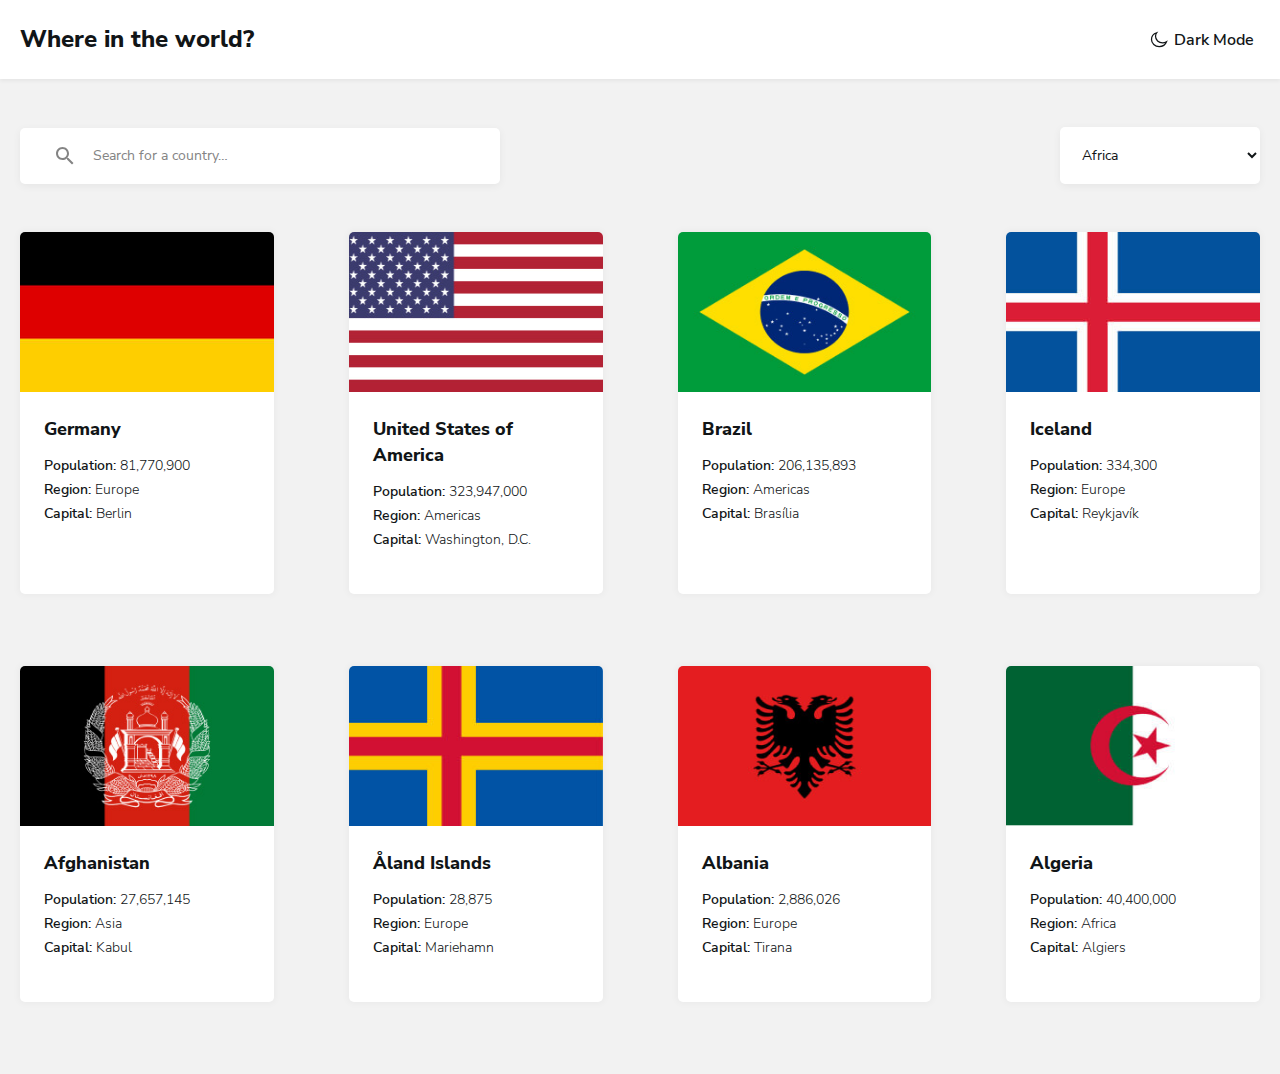
<file: index.html>
<!DOCTYPE html>
<html lang="en">
<head>
    <meta charset="UTF-8">
    <meta http-equiv="X-UA-Compatible" content="IE=edge">
    <meta name="viewport" content="width=device-width, initial-scale=1.0">
    <title>Countries</title>
    <link rel="stylesheet" href="css/normalize.css">
    <link rel="stylesheet" href="css/styles.css">
</head>
<body>
    <header class="site-header">
        <div class="container site-header__wrapper">
            <h1 class="site-header__heading">Where in the world?</h1>
            <div class="svg-btn-wrapper">
                <svg width="18" height="17" xmlns="http://www.w3.org/2000/svg"><path fill-rule="evenodd" clip-rule="evenodd" d="M12.553 11.815c-3.884 0-7.034-2.887-7.034-6.447 0-1.343.448-2.586 1.212-3.618C3.691 2.695 1.5 5.331 1.5 8.438c0 3.9 3.45 7.062 7.704 7.062 3.389 0 6.266-2.007 7.296-4.796a7.458 7.458 0 0 1-3.947 1.111Z" fill="#fff" stroke="currentColor" stroke-width="1.25"/></svg>
                <div class="btn-wrapper">
                    <button class="btn-mode" type="button">
                        Dark Mode
                    </button>
                </div>
            </div>
        </div>
    </header>
    <main class="main-content">
        <section class="container site-menu">
            <form class="search-form" action="https://echo.htmlacademy.ru" method="GET">
                <div class="search-form__btn-wrapper">
                    <button class="search-form__btn" type="submit">
                        <svg width="18" height="18" fill="none" xmlns="http://www.w3.org/2000/svg"><path fill-rule="evenodd" clip-rule="evenodd" d="M12.5 11h-.8l-.3-.3c1-1.1 1.6-2.6 1.6-4.2C13 2.9 10.1 0 6.5 0S0 2.9 0 6.5 2.9 13 6.5 13c1.6 0 3.1-.6 4.2-1.6l.3.3v.8l5 5 1.5-1.5-5-5Zm-6 0C4 11 2 9 2 6.5S4 2 6.5 2 11 4 11 6.5 9 11 6.5 11Z" fill="currentColor"/></svg>
                    </button>
                </div>
                <input class="search-form__input" type="search" name="search" aria-label="Search for a country…" placeholder="Search for a country…">
            </form>
            <select class="filter-select" name="filter">
                <option class="filter-form__option" value="Africa">Africa</option>
                <option class="filter-form__option" value="America">America</option>
                <option class="filter-form__option" value="Asia">Asia</option>
                <option class="filter-form__option" value="Europe">Europe</option>
                <option class="filter-form__option" value="Oceania">Oceania</option>
            </select>
        </section>
        <section class="container">
            <div class="flag-cards">
                <article class="flag-card">
                    <a class="flag-card__link" href="/detail.html">
                        <img src="/img/flag-germany.jpg" alt="flag deutschland" class="flag-card__img" width="267" height="160" srcset="/img/flag-germany.jpg 1x, /img/flag-germany@2x.jpg 2x">
                    </a>
                    <div class="flag-card__info-wrapper">
                            <h3 class="flag-card__title">
                                <a class="flag-card__link" href="/detail.html">Germany</a>
                            </h3>

                        <dl class="flag-card__dl">
                            <div class="flag-card__dl-item">
                                <dt class="flag-card__dt">Population:</dt>
                                <dd class="flag-card__dd">81,770,900</dd>
                            </div>
                            <div class="flag-card__dl-item">
                                <dt class="flag-card__dt">Region:</dt>
                                <dd class="flag-card__dd">Europe</dd>
                            </div>
                            <div class="flag-card__dl-item">
                                <dt class="flag-card__dt">Capital:</dt>
                                <dd class="flag-card__dd">Berlin</dd>
                            </div>
                        </dl>
                    </div>
                </article>
                <article class="flag-card">
                    <a class="flag-card__link" href="/detail.html">
                        <img src="/img/flag-usa.jpg" alt="flag usa" class="flag-card__img" width="267" height="160" srcset="/img/flag-usa.jpg 1x, /img/flag-usa@2x.jpg 2x">
                    </a>
                    <div class="flag-card__info-wrapper">
                        <h3 class="flag-card__title">
                            <a class="flag-card__link" href="/detail.html">United States of America</a>
                        </h3>
                        <dl class="flag-card__dl">
                            <div class="flag-card__dl-item">
                                <dt class="flag-card__dt">Population:</dt>
                                <dd class="flag-card__dd">323,947,000</dd>
                            </div>
                            <div class="flag-card__dl-item">
                                <dt class="flag-card__dt">Region:</dt>
                                <dd class="flag-card__dd">Americas</dd>
                            </div>
                            <div class="flag-card__dl-item">
                                <dt class="flag-card__dt">Capital:</dt>
                                <dd class="flag-card__dd">Washington, D.C.</dd>
                            </div>
                        </dl>
                    </div>
                </article>
                <article class="flag-card">
                    <a class="flag-card__link" href="/detail.html">
                        <img src="/img/flag-brazil.jpg" alt="flag brazil" class="flag-card__img" width="267" height="160" srcset="/img/flag-brazil.jpg 1x, /img/flag-brazil@2x.jpg 2x">
                    </a>
                    <div class="flag-card__info-wrapper">
                        <h3 class="flag-card__title">
                            <a class="flag-card__link" href="/detail.html">Brazil</a>
                        </h3>
                        <dl class="flag-card__dl">
                            <div class="flag-card__dl-item">
                                <dt class="flag-card__dt">Population:</dt>
                                <dd class="flag-card__dd">206,135,893</dd>
                            </div>
                            <div class="flag-card__dl-item">
                                <dt class="flag-card__dt">Region:</dt>
                                <dd class="flag-card__dd">Americas</dd>
                            </div>
                            <div class="flag-card__dl-item">
                                <dt class="flag-card__dt">Capital:</dt>
                                <dd class="flag-card__dd">Brasília</dd>
                            </div>
                        </dl>
                    </div>
                </article>
                <article class="flag-card">
                    <a class="flag-card__link" href="/detail.html">
                        <img src="/img/flag-iceland.jpg" alt="flag iceland" class="flag-card__img" width="267" height="160" srcset="/img/flag-iceland.jpg 1x, /img/flag-iceland@2x.jpg 2x">
                    </a>
                    <div class="flag-card__info-wrapper">
                        <h3 class="flag-card__title">
                            <a class="flag-card__link" href="/detail.html">Iceland</a>
                        </h3>
                        <dl class="flag-card__dl">
                            <div class="flag-card__dl-item">
                                <dt class="flag-card__dt">Population:</dt>
                                <dd class="flag-card__dd">334,300</dd>
                            </div>
                            <div class="flag-card__dl-item">
                                <dt class="flag-card__dt">Region:</dt>
                                <dd class="flag-card__dd">Europe</dd>
                            </div>
                            <div class="flag-card__dl-item">
                                <dt class="flag-card__dt">Capital:</dt>
                                <dd class="flag-card__dd">Reykjavík</dd>
                            </div>
                        </dl>
                    </div>
                </article>
                <article class="flag-card">
                    <a class="flag-card__link" href="/detail.html">
                        <img src="/img/flag-ex-afghanistan.jpg" alt="flag afghanistan" class="flag-card__img" width="267" height="160" srcset="/img/flag-ex-afghanistan.jpg 1x, /img/flag-ex-afghanistan@2x.jpg 2x">
                    </a>
                    <div class="flag-card__info-wrapper">
                        <h3 class="flag-card__title">
                            <a class="flag-card__link" href="/detail.html">Afghanistan</a>
                        </h3>
                        <dl class="flag-card__dl">
                            <div class="flag-card__dl-item">
                                <dt class="flag-card__dt">Population:</dt>
                                <dd class="flag-card__dd">27,657,145</dd>
                            </div>
                            <div class="flag-card__dl-item">
                                <dt class="flag-card__dt">Region:</dt>
                                <dd class="flag-card__dd">Asia</dd>
                            </div>
                            <div class="flag-card__dl-item">
                                <dt class="flag-card__dt">Capital:</dt>
                                <dd class="flag-card__dd">Kabul</dd>
                            </div>
                        </dl>
                    </div>
                </article>
                <article class="flag-card">
                    <a class="flag-card__link" href="/detail.html">
                        <img src="/img/flag-aland.jpg" alt="flag aland" class="flag-card__img" width="267" height="160" srcset="/img/flag-aland.jpg 1x, /img/flag-aland@2x.jpg 2x">
                    </a>
                    <div class="flag-card__info-wrapper">
                        <h3 class="flag-card__title">
                            <a class="flag-card__link" href="/detail.html">Åland Islands</a>
                        </h3>
                        <dl class="flag-card__dl">
                            <div class="flag-card__dl-item">
                                <dt class="flag-card__dt">Population:</dt>
                                <dd class="flag-card__dd">28,875</dd>
                            </div>
                            <div class="flag-card__dl-item">
                                <dt class="flag-card__dt">Region:</dt>
                                <dd class="flag-card__dd">Europe</dd>
                            </div>
                            <div class="flag-card__dl-item">
                                <dt class="flag-card__dt">Capital:</dt>
                                <dd class="flag-card__dd">Mariehamn</dd>
                            </div>
                        </dl>
                    </div>
                </article>
                <article class="flag-card">
                    <a class="flag-card__link" href="/detail.html">
                        <img src="/img/flag-albania.jpg" alt="flag albania" class="flag-card__img" width="267" height="160" srcset="/img/flag-albania.jpg 1x, /img/flag-albania@2x.jpg 2x">
                    </a>
                    <div class="flag-card__info-wrapper">
                        <h3 class="flag-card__title">
                            <a class="flag-card__link" href="/detail.html">Albania</a>
                        </h3>
                        <dl class="flag-card__dl">
                            <div class="flag-card__dl-item">
                                <dt class="flag-card__dt">Population:</dt>
                                <dd class="flag-card__dd">2,886,026</dd>
                            </div>
                            <div class="flag-card__dl-item">
                                <dt class="flag-card__dt">Region:</dt>
                                <dd class="flag-card__dd">Europe</dd>
                            </div>
                            <div class="flag-card__dl-item">
                                <dt class="flag-card__dt">Capital:</dt>
                                <dd class="flag-card__dd">Tirana</dd>
                            </div>
                        </dl>
                    </div>
                </article>
                <article class="flag-card">
                    <a class="flag-card__link" href="/detail.html">
                        <img src="/img/flag-algeria.jpg" alt="flag algeria" class="flag-card__img" width="264" height="160" srcset="/img/flag-algeria.jpg 1x, /img/flag-algeria@2x.jpg 2x">
                    </a>
                    <div class="flag-card__info-wrapper">
                        <h3 class="flag-card__title">
                            <a class="flag-card__link" href="/detail.html">Algeria</a>
                        </h3>
                        <dl class="flag-card__dl">
                            <div class="flag-card__dl-item">
                                <dt class="flag-card__dt">Population:</dt>
                                <dd class="flag-card__dd">40,400,000</dd>
                            </div>
                            <div class="flag-card__dl-item">
                                <dt class="flag-card__dt">Region:</dt>
                                <dd class="flag-card__dd">Africa</dd>
                            </div>
                            <div class="flag-card__dl-item">
                                <dt class="flag-card__dt">Capital:</dt>
                                <dd class="flag-card__dd">Algiers</dd>
                            </div>
                        </dl>
                    </div>
                </article>
            </div>
        </section>
    </main>


    <script src="js/main.js"></script>
</body>
</html>
</file>
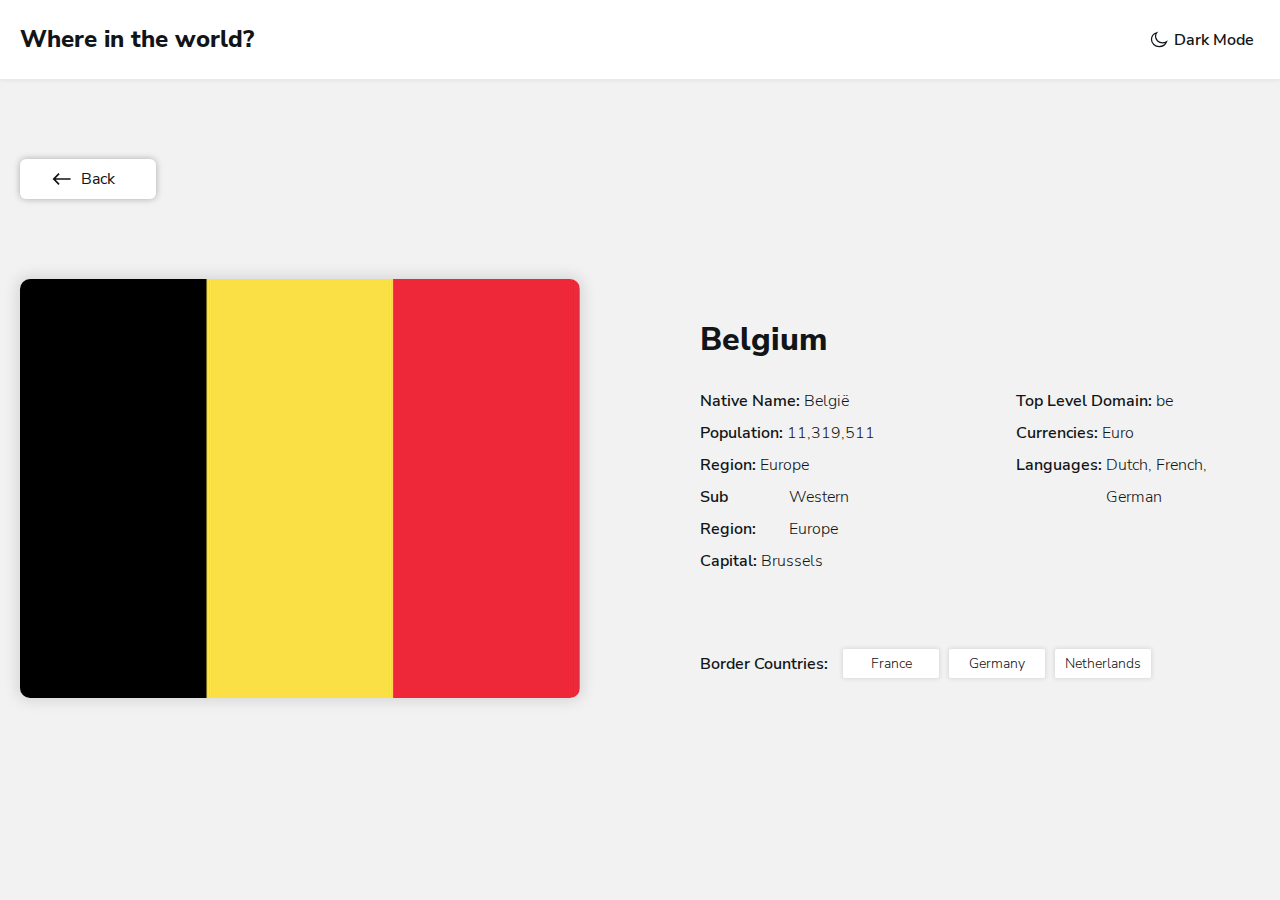
<file: detail.html>
<!DOCTYPE html>
<html lang="en">
<head>
    <meta charset="UTF-8">
    <meta http-equiv="X-UA-Compatible" content="IE=edge">
    <meta name="viewport" content="width=device-width, initial-scale=1.0">
    <title>Countries | Detail </title>
    <link rel="stylesheet" href="css/normalize.css">
    <link rel="stylesheet" href="css/styles.css">
</head>
<body class="page-detail">
    <header class="site-header">
        <div class="container site-header__wrapper">
            <h1 class="site-header__heading">Where in the world?</h1>
            <div class="svg-btn-wrapper">
                <svg width="18" height="17" fill="none" xmlns="http://www.w3.org/2000/svg"><path fill-rule="evenodd" clip-rule="evenodd" d="M12.553 11.815c-3.884 0-7.034-2.887-7.034-6.447 0-1.343.448-2.586 1.212-3.618C3.691 2.695 1.5 5.331 1.5 8.438c0 3.9 3.45 7.062 7.704 7.062 3.389 0 6.266-2.007 7.296-4.796a7.458 7.458 0 0 1-3.947 1.111Z" fill="#fff" stroke="currentColor" stroke-width="1.25"/></svg>
                <div class="btn-wrapper">
                    <button class="btn-mode" type="button">
                        Dark Mode
                    </button>
                </div>
            </div>
        </div>
    </header>
    <main class="container main-content main-content-page-detail">
        <a class="btn-back" href="/index.html">
            <svg width="19" height="12" xmlns="http://www.w3.org/2000/svg" fill="none"><path fill-rule="evenodd" clip-rule="evenodd" d="m6.464.107 1.179 1.179-3.89 3.889h14.85v1.65H3.753l3.89 3.889-1.179 1.179L.572 6 6.464.107Z" fill="currentColor"/></svg>
            Back
        </a>
        <section class="countries-detail-wrapper">
            <img src="/img/flag-belgium.jpg" alt="flag-belgium" class="countries-detail__img" width="560" height="401" srcset="/img/flag-belgium.jpg 1x, /img/flag-belgium@2x.jpg 2x">
            <div class="countries-detail__info-wrapper">
                <h2 class="countries-detail__title">Belgium</h2>
                <div class="countries-detail__dl-wrapper">
                    <dl class="flag-card__dl countries-detail__dl">
                        <div class="flag-card__dl-item countries-detail__dl-item">
                            <dt class="flag-card__dt countries-detail__dt">Native Name:</dt>
                            <dd class="flag-card__dd countries-detail__dd">België</dd>
                        </div>
                        <div class="flag-card__dl-item countries-detail__dl-item">
                            <dt class="flag-card__dt countries-detail__dt">Population:</dt>
                            <dd class="flag-card__dd countries-detail__dd">11,319,511</dd>
                        </div>
                        <div class="flag-card__dl-item countries-detail__dl-item">
                            <dt class="flag-card__dt countries-detail__dt">Region:</dt>
                            <dd class="flag-card__dd countries-detail__dd">Europe</dd>
                        </div>
                        <div class="flag-card__dl-item countries-detail__dl-item">
                            <dt class="flag-card__dt countries-detail__dt">Sub Region:</dt>
                            <dd class="flag-card__dd countries-detail__dd">Western Europe</dd>
                        </div>
                        <div class="flag-card__dl-item countries-detail__dl-item">
                            <dt class="flag-card__dt countries-detail__dt">Capital:</dt>
                            <dd class="flag-card__dd countries-detail__dd">Brussels</dd>
                        </div>
                    </dl>
                    <dl class="flag-card__dl">
                        <div class="flag-card__dl-item countries-detail__dl-item">
                            <dt class="flag-card__dt countries-detail__dt">Top  Level Domain:</dt>
                            <dd class="flag-card__dd countries-detail__dd">be</dd>
                        </div>
                        <div class="flag-card__dl-item countries-detail__dl-item">
                            <dt class="flag-card__dt countries-detail__dt">Currencies:</dt>
                            <dd class="flag-card__dd countries-detail__dd">Euro</dd>
                        </div>
                        <div class="flag-card__dl-item countries-detail__dl-item">
                            <dt class="flag-card__dt countries-detail__dt">Languages:</dt>
                            <dd class="flag-card__dd countries-detail__dd">Dutch, French, German</dd>
                        </div>
                    </dl>
                </div>
                <div class="border-countries-wrapper">
                    <h4 class="border-countries__title">
                        Border Countries:
                    </h4>
                    <ul class="border-countries__list">
                        <li class="border-countries__item"><a class="border-countries__link" href="detail.html">France</a></li>
                        <li class="border-countries__item"><a class="border-countries__link" href="detail.html">Germany</a></li>
                        <li class="border-countries__item"><a class="border-countries__link" href="detail.html">Netherlands</a></li>
                    </ul>
                </div>
            </div>
        </section>
    </main>


    <script src="js/main.js"></script>
</body>
</html>
</file>
<file: css/styles.css>
@font-face {
    font-family: "Nunito Sans";
    src: url("/fonts/NunitoSans-Regular.woff2") format("woff2"),
        url("/fonts/NunitoSans-Regular.woff") format("woff");
    font-weight: normal;
    font-style: normal;
    font-display: swap;
}

@font-face {
    font-family: "Nunito Sans";
    src: url("/fonts/NunitoSans-SemiBold.woff2") format("woff2"),
        url("/fonts/NunitoSans-SemiBold.woff") format("woff");
    font-weight: 600;
    font-style: normal;
    font-display: swap;
}

@font-face {
    font-family: "Nunito Sans";
    src: url("/fonts/NunitoSans-ExtraBold.woff2") format("woff2"),
        url("/fonts/NunitoSans-ExtraBold.woff") format("woff");
    font-weight: bold;
    font-style: normal;
    font-display: swap;
}

@font-face {
    font-family: "Nunito Sans";
    src: url("/fonts/NunitoSans-Light.woff2") format("woff2"),
        url("/fonts/NunitoSans-Light.woff") format("woff");
    font-weight: 300;
    font-style: normal;
    font-display: swap;
}
/* CUSTOM PROPS  */
:root {
    --font-family:"Nunito Sans", "Arial", sans-serif;
    --bg-brand:#fff;
    --bg-main:#f2f2f2;
    --text-color:#111517;
    --placeholder-color:#848484;
    --hover-text:#3ca4d8;
    --bg-btn:#b8aeae;

}

/* GLOBAL  */
html {
    box-sizing: border-box;
    height: 100%;
    scroll-behavior: smooth;
}

*,
*::before,
*::after {
    box-sizing: inherit;
}
* {
    transition:color .5s ease, background-color .5s ease;
}
/* DARK-MODE */
.dark-mode {
    --bg-brand:#2b3844;
    --bg-main:#202c36;
    --text-color:#fff;
    --placeholder-color:#fff;
    --hover-text:rgb(207, 158, 158);
    --bg-btn:#3f5668;
}
body {
    display: flex;
    flex-direction: column;
    height: 100%;
    padding: 0;
    margin: 0;
    font-family: var(--font-family);
    color: var(--text-color);
    font-size: 16px;
    line-height: 32px;
    background-color: var(--bg-main);
}

img {
    max-width: 100%;
    height: auto;
}
button {
    cursor: pointer;
    color: var(--text-color);
    background-color:var(--bg-brand);
    border: 0;
}

/* CONTAINER  */
.container {
    width: 100%;
    max-width: 1320px;
    padding-left: 20px;
    padding-right: 20px;
    margin-left: auto;
    margin-right: auto;
}
/* MAIN-CONTENT */
.main-content {
    flex-grow: 1;
    margin-top: 48px;
    margin-bottom: 45px;
}

/* INDEX SITE-HEADER */
.site-header {
    padding-top: 23px;
    padding-bottom: 23px;
    background-color:var(--bg-brand);
    box-shadow: 0px 2px 4px rgba(0, 0, 0, 0.0562443);
}
.site-header__wrapper {
    display: flex;
    align-items: center;
}
.site-header__heading {
    margin: 0;
    margin-right: auto;
    font-size: 24px;
    font-weight: 800;
    line-height: 33px;
    color:var(--text-color);
}
.svg-btn-wrapper {
    display: flex;
    align-items: center;
}
svg path {
    color: var(--text-color);
}
.btn-mode {
    font-weight: 600;
    line-height: 22px;
}


/* SITE-MENU  */
.site-menu {
    display: flex;
    align-items: center;
    margin-bottom: 48px;
}
.search-form {
    width: 100%;
    max-width: 480px;
    display: flex;
    align-items: center;
    padding: 14px 30px;
    border-radius: 5px;
    margin-right: auto;
    background-color:var(--bg-brand);
    box-shadow: 0px 2px 9px rgba(0, 0, 0, 0.0532439);
}
.search-form * {
    color:var(--placeholder-color);
}
.search-form__btn-wrapper {
}
.search-form__btn {
    display: block;
    padding-top: 5px;
    padding-bottom: 5px;
    padding-right: 15px;
}
.search-form__btn svg {
    display: inherit;
}
.search-form__input {
    background-color:var(--bg-brand);
    flex-grow: 1;
    padding-left: 4px;
    border: 0;
}
.search-form__input:focus {
    outline: 0;
    background-color:var(--bg-brand);
}
.search-form__input::placeholder {
    font-size: 14px;
    font-weight: 400;
    line-height: 20px;
    color: var(--placeholder-color);
}
.filter-select {
    width: 100%;
    max-width: 200px;
    padding: 18px;
    border-radius: 5px;
    border: 0;
    font-size: 14px;
    line-height: 20px;
    background-color:var(--bg-brand);
    color:var(--text-color);
    box-shadow: 0px 2px 9px rgba(0, 0, 0, 0.0532439);
}
.filter-select:focus {
    outline: 0;
}
.filter-form__option {
    margin: 100px;
}

/* FLAG-CARDS  */

.flag-cards {
    display: flex;
    flex-wrap: wrap;
    margin-left: -75px;
}
.flag-card {
    width: 100%;
    max-width: calc(100% / 4 - 75px);
    border-radius:5px;
    margin-left: 75px;
    margin-bottom: 72px;
    background-color:var(--bg-brand);
    box-shadow: 0px 0px 7px 2px rgba(0, 0, 0, 0.0294384);
    overflow: hidden;
}
.flag-card__img {
    display: block;
    height: 160px;
}
.flag-card__info-wrapper {
    padding: 24px;
    padding-bottom: 46px;
}
.flag-card__title {
    display: flex;
    margin: 0;
    margin-bottom: 16px;
}
.flag-card__link {
    font-size: 18px;
    line-height: 26px;
    color:var(--text-color);
    text-decoration: none;
    transition: opacity .4s ease, color .4s ease;
}
.flag-card__link:hover {
    color: var(--hover-text);
}
.flag-card__link:active {
    opacity: 0.6;
}
.flag-card__dl {
    margin: 0;
}
.flag-card__dl-item {
    display: flex;
    font-size: 14px;
    line-height: 16px;
}
.flag-card__dl-item:not(:last-child) {
    margin-bottom: 8px;
}
.flag-card__dt {
    font-weight: 600;
    color:var(--text-color);
}
.flag-card__dd {
    margin-left: 4px;
    font-weight: 300;
    color:var(--text-color);
}


/* PAGE-DETAIL */
.page-detail {
    background-color:var(--bg-main);
}
.main-content-page-detail {
    margin-top: 80px;
}
.btn-back {
    width: 136px;
    display: flex;
    align-items: center;
    padding:10px 39px;
    padding-left: 32px;
    border-radius: 6px;
    margin-bottom: 80px;
    box-shadow: 0px 0px 7px rgba(0, 0, 0, 0.293139);
    color:var(--text-color);
    background-color:var(--bg-brand);
    line-height: 20px;
    text-decoration: none;
}
.btn-back:hover {
    background-color:var(--bg-btn);
}


.btn-back svg {
    display: block;
    margin-right: 10px;
}

.countries-detail-wrapper {
    display: flex;
}
.countries-detail__img {
    flex-shrink: 0;
    margin-right: 120px;
    border-radius:10px;
    overflow: hidden;
    object-fit: cover;
    box-shadow: 0px 0px 14px 4px rgba(0, 0, 0, 0.1);
}
.countries-detail__info-wrapper {
    padding-top: 39px;
}
.countries-detail__title {
    margin-top: 0;
    margin-bottom: 23px;
    color: var(--text-color);
    font-size: 32px;
    line-height: 44px;
    font-weight: 800;
}
.countries-detail__dl-wrapper {
    display: flex;
    margin-bottom: 68px;
}
.countries-detail__dl {
    margin-right: 117px;
}
.countries-detail__dl-item {
    margin-bottom: 0!important;
    font-size: 16px;
    line-height: 32px;

}

.border-countries-wrapper {
    display: flex;
    align-items: center;
}
.border-countries__title {
    margin-top: 0;
    margin-bottom: 0;
    line-height: 24px;
    font-weight: 600;
    color: var(--text-color);
}
.border-countries__list {
    display: flex;
    flex-wrap: wrap;
    align-items: center;
    list-style-type: none;
    padding-left: 0;
    margin-top: 0;
    margin-bottom: 0;
    margin-left: 15px;
}
.border-countries__item {
    min-width: 96px;
    padding: 5px 10px;
    margin-top: 4px;
    margin-bottom: 4px;
    box-shadow: 0px 0px 4px 1px rgba(0, 0, 0, 0.1);
    border-radius: 2px;
    text-align: center;
    background-color:var(--bg-brand);
}
.border-countries__item:not(:last-child) {
    margin-right: 10px;
}
.border-countries__link {
    display: block;
    font-size: 14px;
    line-height: 19px;
    font-weight: 300;
    text-decoration: none;
    color: var(--text-color);
    transition: opacity .4s ease;
}
.border-countries__link:hover {
    opacity: 0.8;
}
.border-countries__link:active {
    opacity: 0.6;
}
</file>
